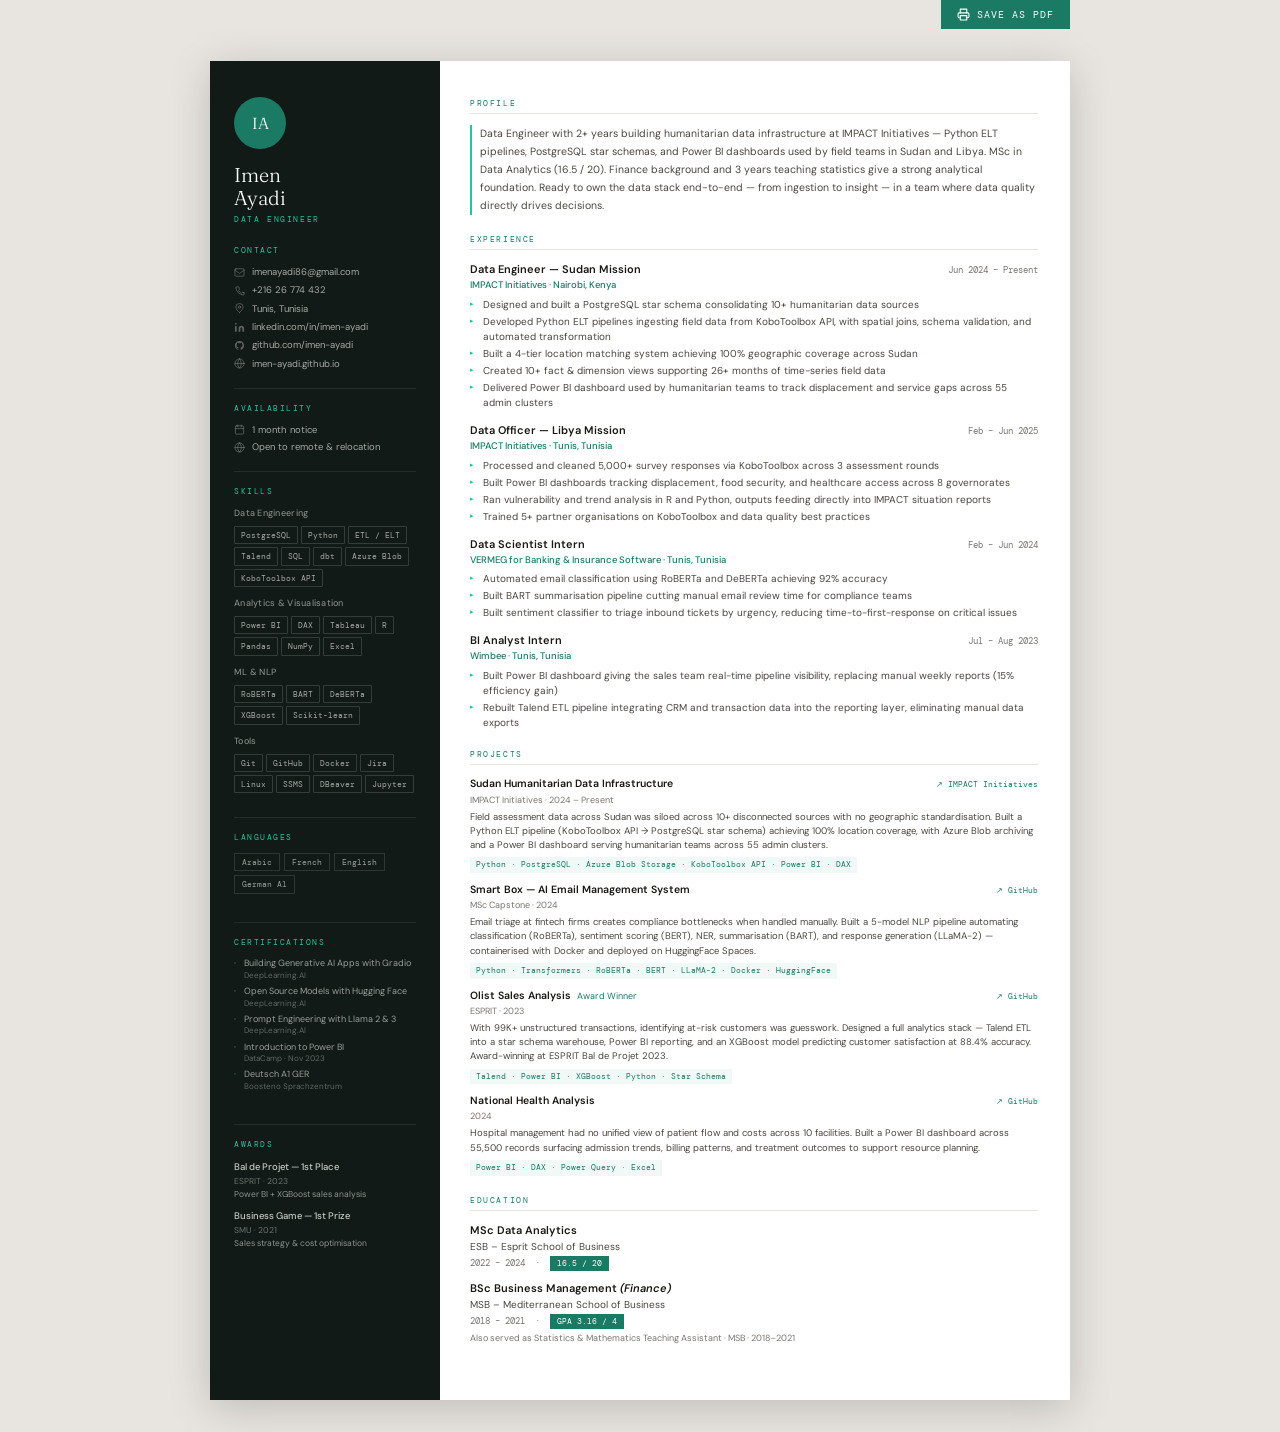
<file: assets/cv.html>
<!DOCTYPE html>
<html lang="en">
<head>
<meta charset="UTF-8">
<meta name="viewport" content="width=device-width,initial-scale=1">
<title>Imen Ayadi — CV</title>
<style>
@import url('https://fonts.googleapis.com/css2?family=Fraunces:ital,wght@0,300;0,400;1,300&family=DM+Mono:wght@300;400&family=DM+Sans:wght@300;400;500&display=swap');

* { margin: 0; padding: 0; box-sizing: border-box; }

:root {
  --dark:   #111a17;
  --dark2:  #1b2b25;
  --teal:   #25c49a;
  --teal2:  #1a7a64;
  --ink:    #1a1814;
  --ink2:   #4a4640;
  --ink3:   #7a7570;
  --border: #e0ddd8;
  --bg:     #faf9f6;
  --sidebar-w: 230px;
}

body {
  font-family: 'DM Sans', sans-serif;
  font-size: 11px;
  color: var(--ink);
  background: #e8e5e0;
  line-height: 1.55;
  -webkit-print-color-adjust: exact;
  print-color-adjust: exact;
}

@media print {
  /* A4 page setup — suppresses browser header/footer chrome */
  @page { size: A4; margin: 12mm 16mm 12mm 16mm; }

  /* Reset animations & screen-only decoration */
  * { animation: none !important; transition: none !important; opacity: 1 !important; transform: none !important; }
  a[href]::after { content: none !important; }

  /* Page container */
  body { background: white; font-size: 9.5px; }
  .page { width: 100%; min-height: auto; box-shadow: none; display: flex; flex-direction: row; }

  /* Force background colors on sidebar & accents */
  .sidebar {
    print-color-adjust: exact;
    -webkit-print-color-adjust: exact;
    background: var(--dark) !important;
    padding: 22px 16px !important;
  }
  .monogram {
    print-color-adjust: exact;
    -webkit-print-color-adjust: exact;
    background: var(--teal2) !important;
  }
  .sb-tag {
    print-color-adjust: exact;
    -webkit-print-color-adjust: exact;
    border-color: rgba(255,255,255,0.15) !important;
    color: rgba(247,245,240,0.65) !important;
    font-size: 7.5px !important;
  }
  .sb-label {
    print-color-adjust: exact;
    -webkit-print-color-adjust: exact;
    color: var(--teal) !important;
    font-size: 7px !important;
  }
  .section-label {
    print-color-adjust: exact;
    -webkit-print-color-adjust: exact;
    color: var(--teal2) !important;
    font-size: 7.5px !important;
  }
  .edu-grade {
    print-color-adjust: exact;
    -webkit-print-color-adjust: exact;
    background: var(--teal2) !important;
    color: #fff !important;
  }
  .proj-tags {
    print-color-adjust: exact;
    -webkit-print-color-adjust: exact;
    background: #f0f9f6 !important;
    color: var(--teal2) !important;
  }

  /* Font size scale-down */
  .sb-name { font-size: 17px !important; }
  .exp-bullets li { font-size: 9px !important; }

  /* Spacing reduction */
  .section { margin-bottom: 11px !important; }
  .exp-entry { margin-bottom: 8px !important; }
  .proj-entry { margin-bottom: 7px !important; }

  /* Restore profile accent border (overrides animation block) */
  .profile-text {
    border-left: 2px solid var(--teal) !important;
    background-image: none !important;
    padding-left: 10px !important;
    print-color-adjust: exact;
    -webkit-print-color-adjust: exact;
  }

  /* Prevent awkward page breaks inside entries */
  .exp-entry, .proj-entry, .edu-entry, .section { break-inside: avoid; }

  /* Link color */
  a { color: inherit; text-decoration: none; }
}

/* ── PAGE ─────────────────────────── */
.page {
  display: flex;
  flex-direction: row;
  width: 860px;
  min-height: 1100px;
  margin: 32px auto;
  box-shadow: 0 8px 40px rgba(0,0,0,0.18);
}

/* ── SIDEBAR ─────────────────────── */
.sidebar {
  width: var(--sidebar-w);
  flex-shrink: 0;
  background: var(--dark);
  padding: 36px 24px 36px;
  display: flex;
  flex-direction: column;
  gap: 0;
  color: rgba(247,245,240,0.85);
}

/* monogram */
.monogram {
  width: 52px; height: 52px;
  border-radius: 50%;
  background: var(--teal2);
  display: flex; align-items: center; justify-content: center;
  font-family: 'Fraunces', serif;
  font-size: 16px; font-weight: 300;
  color: #fff;
  margin-bottom: 14px;
}

.sb-name {
  font-family: 'Fraunces', serif;
  font-size: 20px; font-weight: 300;
  color: #fff; line-height: 1.15;
  margin-bottom: 4px;
}
.sb-title {
  font-family: 'DM Mono', monospace;
  font-size: 8px; letter-spacing: 0.2em;
  text-transform: uppercase;
  color: var(--teal);
  margin-bottom: 20px;
}

.sb-divider {
  height: 1px;
  background: rgba(255,255,255,0.08);
  margin: 14px 0;
}

/* sidebar section label */
.sb-label {
  font-family: 'DM Mono', monospace;
  font-size: 7.5px; letter-spacing: 0.2em;
  text-transform: uppercase;
  color: var(--teal);
  margin-bottom: 9px;
}

/* contact items */
.sb-contact { display: flex; flex-direction: column; gap: 6px; margin-bottom: 4px; }
.sb-contact-item {
  display: flex; align-items: center; gap: 7px;
  font-size: 9.5px; color: rgba(247,245,240,0.65);
  text-decoration: none; line-height: 1.3;
  word-break: break-all;
}
.sb-contact-item svg { flex-shrink: 0; opacity: 0.5; }
.sb-contact-item:hover { color: var(--teal); }

/* skill groups */
.sb-skill-group { margin-bottom: 10px; }
.sb-skill-group-label {
  font-size: 9px; font-weight: 500;
  color: rgba(247,245,240,0.5);
  margin-bottom: 5px;
  letter-spacing: 0.03em;
}
.sb-tags { display: flex; flex-wrap: wrap; gap: 3px; }
.sb-tag {
  font-family: 'DM Mono', monospace;
  font-size: 8px;
  padding: 2px 6px;
  border: 1px solid rgba(255,255,255,0.15);
  color: rgba(247,245,240,0.65);
  border-radius: 1px;
}

/* languages */
.sb-lang-row { display: flex; flex-wrap: wrap; gap: 4px; }
.sb-lang {
  font-family: 'DM Mono', monospace;
  font-size: 8px; padding: 2px 7px;
  border: 1px solid rgba(255,255,255,0.12);
  color: rgba(247,245,240,0.6);
}
.sb-lang.native { border-color: rgba(37,196,154,0.5); color: var(--teal); }

/* certs */
.sb-cert-item {
  font-size: 9px; color: rgba(247,245,240,0.6);
  padding-left: 10px; position: relative;
  margin-bottom: 4px; line-height: 1.4;
}
.sb-cert-item::before { content: '·'; position: absolute; left: 0; color: var(--teal); }
.sb-cert-issuer { font-size: 8px; color: rgba(247,245,240,0.35); }

/* awards */
.sb-award { margin-bottom: 8px; }
.sb-award-name { font-size: 9.5px; font-weight: 500; color: rgba(247,245,240,0.8); }
.sb-award-org { font-size: 8.5px; color: rgba(247,245,240,0.4); }
.sb-award-desc { font-size: 8.5px; color: rgba(247,245,240,0.55); }

/* ── MAIN ─────────────────────────── */
.main {
  flex: 1;
  background: #fff;
  padding: 36px 32px 36px 30px;
  overflow: hidden;
}

/* ── PRINT BUTTON ────────────────── */
.cv-toolbar {
  display: flex;
  justify-content: flex-end;
  width: 860px;
  margin: 0 auto 10px;
}
.cv-print-btn {
  display: inline-flex;
  align-items: center;
  gap: 7px;
  font-family: 'DM Mono', monospace;
  font-size: 10px;
  letter-spacing: 0.1em;
  text-transform: uppercase;
  color: #fff;
  background: var(--teal2);
  border: none;
  padding: 8px 16px;
  cursor: pointer;
  transition: background 0.2s, opacity 0.2s;
  text-decoration: none;
}
.cv-print-btn:hover { background: #15604e; }
@media print { .cv-toolbar { display: none; } }

/* section */
.section { margin-bottom: 18px; }
.section-label {
  font-family: 'DM Mono', monospace;
  font-size: 8px; letter-spacing: 0.2em;
  text-transform: uppercase;
  color: var(--teal2);
  border-bottom: 1px solid #e8e5e0;
  padding-bottom: 4px;
  margin-bottom: 11px;
}

/* profile */
.profile-text {
  font-size: 10.5px; color: var(--ink2);
  line-height: 1.7;
  border-left: 2px solid var(--teal);
  padding-left: 10px;
}

/* experience */
.exp-entry { margin-bottom: 12px; }
.exp-top { display: flex; justify-content: space-between; align-items: baseline; gap: 6px; }
.exp-role { font-weight: 600; font-size: 11px; color: var(--ink); }
.exp-date { font-family: 'DM Mono', monospace; font-size: 8.5px; color: var(--ink3); white-space: nowrap; flex-shrink: 0; }
.exp-org { font-size: 9.5px; color: var(--teal2); font-weight: 500; margin-bottom: 4px; }
.exp-bullets { list-style: none; }
.exp-bullets li {
  font-size: 10px; color: var(--ink2);
  padding-left: 13px; position: relative;
  margin-bottom: 2px; line-height: 1.5;
}
.exp-bullets li::before { content: '▸'; position: absolute; left: 0; color: var(--teal); font-size: 7px; top: 2px; }

/* projects */
.proj-entry { margin-bottom: 9px; }
.proj-top { display: flex; align-items: baseline; justify-content: space-between; gap: 8px; }
.proj-title { font-weight: 600; font-size: 10.5px; color: var(--ink); }
.proj-link {
  font-family: 'DM Mono', monospace;
  font-size: 8px; color: var(--teal2);
  text-decoration: none; white-space: nowrap; flex-shrink: 0;
}
.proj-link:hover { text-decoration: underline; }
.proj-meta { font-size: 9px; color: var(--ink3); margin-bottom: 2px; }
.proj-desc { font-size: 9.5px; color: var(--ink2); line-height: 1.5; margin-bottom: 3px; }
.proj-tags {
  font-family: 'DM Mono', monospace;
  font-size: 7.5px; color: var(--teal2);
  background: #f0f9f6; padding: 2px 6px;
  display: inline-block;
}

/* education */
.edu-entry { margin-bottom: 9px; }
.edu-degree { font-weight: 600; font-size: 11px; color: var(--ink); }
.edu-school { font-size: 10px; color: var(--ink2); }
.edu-year { font-family: 'DM Mono', monospace; font-size: 8.5px; color: var(--ink3); }
.edu-grade {
  display: inline-block;
  font-family: 'DM Mono', monospace;
  font-size: 8px; padding: 1px 7px;
  background: var(--teal2); color: #fff;
  margin-top: 2px;
}

/* ── ANIMATIONS ──────────────────────────────────────────── */
@media (prefers-reduced-motion: no-preference) {

  /* Keyframes */
  @keyframes slideInLeft {
    from { transform: translateX(-30px); opacity: 0; }
    to   { transform: none; opacity: 1; }
  }
  @keyframes fadeInRight {
    from { transform: translateX(20px); opacity: 0; }
    to   { transform: none; opacity: 1; }
  }
  @keyframes fadeUp {
    from { transform: translateY(10px); opacity: 0; }
    to   { transform: none; opacity: 1; }
  }
  @keyframes popIn {
    from { transform: scale(0.7); opacity: 0; }
    to   { transform: scale(1);   opacity: 1; }
  }
  @keyframes drawLine {
    from { background-size: 2px 0%; }
    to   { background-size: 2px 100%; }
  }

  /* Page load — sidebar from left, main from right */
  .sidebar { animation: slideInLeft 0.55s cubic-bezier(0.22,1,0.36,1) both; }
  .main    { animation: fadeInRight 0.55s cubic-bezier(0.22,1,0.36,1) 0.1s both; }

  /* Section reveals — staggered fade-up */
  .section { opacity: 0; animation: fadeUp 0.45s ease both; }
  .section:nth-child(1) { animation-delay: 0.25s; }
  .section:nth-child(2) { animation-delay: 0.40s; }
  .section:nth-child(3) { animation-delay: 0.55s; }
  .section:nth-child(4) { animation-delay: 0.70s; }

  /* Experience entries — section-label is nth-child(1), entries start at 2 */
  .exp-entry { opacity: 0; animation: fadeUp 0.35s ease both; }
  .exp-entry:nth-child(2) { animation-delay: 0.50s; }
  .exp-entry:nth-child(3) { animation-delay: 0.65s; }
  .exp-entry:nth-child(4) { animation-delay: 0.80s; }
  .exp-entry:nth-child(5) { animation-delay: 0.95s; }

  /* Project entries */
  .proj-entry { opacity: 0; animation: fadeUp 0.35s ease both; }
  .proj-entry:nth-child(2) { animation-delay: 0.65s; }
  .proj-entry:nth-child(3) { animation-delay: 0.80s; }
  .proj-entry:nth-child(4) { animation-delay: 0.95s; }
  .proj-entry:nth-child(5) { animation-delay: 1.10s; }

  /* Skill tags — pop in staggered */
  .sb-tag { opacity: 0; animation: popIn 0.2s ease both; }
  .sb-tags .sb-tag:nth-child(1) { animation-delay: 0.45s; }
  .sb-tags .sb-tag:nth-child(2) { animation-delay: 0.52s; }
  .sb-tags .sb-tag:nth-child(3) { animation-delay: 0.59s; }
  .sb-tags .sb-tag:nth-child(4) { animation-delay: 0.66s; }
  .sb-tags .sb-tag:nth-child(5) { animation-delay: 0.73s; }
  .sb-tags .sb-tag:nth-child(6) { animation-delay: 0.80s; }
  .sb-tags .sb-tag:nth-child(7) { animation-delay: 0.87s; }
  .sb-tags .sb-tag:nth-child(8) { animation-delay: 0.94s; }

  /* Profile accent line — draws itself downward */
  .profile-text {
    border-left: none;
    background-image: linear-gradient(var(--teal), var(--teal));
    background-repeat: no-repeat;
    background-position: left top;
    background-size: 2px 0%;
    animation: drawLine 0.8s 0.35s ease forwards;
  }

  /* Hover: skill & language tags — soft teal glow */
  .sb-tag, .sb-lang {
    transition: border-color 0.2s, color 0.2s, box-shadow 0.2s;
  }
  .sb-tag:hover, .sb-lang:hover {
    border-color: rgba(37,196,154,0.7);
    color: var(--teal);
    box-shadow: 0 0 8px rgba(37,196,154,0.18);
  }

  /* Hover: experience bullets — slight left-indent */
  .exp-bullets li { transition: padding-left 0.18s ease; }
  .exp-bullets li:hover { padding-left: 18px; }

  /* Hover: project title — underline draws in */
  .proj-title {
    background-image: linear-gradient(var(--ink), var(--ink));
    background-repeat: no-repeat;
    background-position: left bottom;
    background-size: 0% 1px;
    transition: background-size 0.25s ease;
    padding-bottom: 1px;
  }
  .proj-entry:hover .proj-title { background-size: 100% 1px; }

}
</style>
</head>
<body>

<div class="cv-toolbar">
  <button class="cv-print-btn" onclick="window.print()">
    <svg width="13" height="13" viewBox="0 0 24 24" fill="none" stroke="currentColor" stroke-width="2" stroke-linecap="round" stroke-linejoin="round">
      <polyline points="6 9 6 2 18 2 18 9"/><path d="M6 18H4a2 2 0 0 1-2-2v-5a2 2 0 0 1 2-2h16a2 2 0 0 1 2 2v5a2 2 0 0 1-2 2h-2"/><rect x="6" y="14" width="12" height="8"/>
    </svg>
    Save as PDF
  </button>
</div>

<div class="page">

  <!-- ── SIDEBAR ── -->
  <div class="sidebar">

    <div class="monogram">IA</div>
    <div class="sb-name">Imen<br>Ayadi</div>
    <div class="sb-title">Data Engineer</div>

    <div class="sb-label">Contact</div>
    <div class="sb-contact">
      <a class="sb-contact-item" href="mailto:imenayadi86@gmail.com">
        <svg width="11" height="11" viewBox="0 0 24 24" fill="none" stroke="currentColor" stroke-width="1.8" stroke-linecap="round" stroke-linejoin="round"><rect x="2" y="4" width="20" height="16" rx="2"/><path d="M2 7l10 7 10-7"/></svg>
        imenayadi86@gmail.com
      </a>
      <a class="sb-contact-item" href="tel:+21626774432">
        <svg width="11" height="11" viewBox="0 0 24 24" fill="none" stroke="currentColor" stroke-width="1.8" stroke-linecap="round" stroke-linejoin="round"><path d="M22 16.92v3a2 2 0 0 1-2.18 2A19.79 19.79 0 0 1 4.06 6.18 2 2 0 0 1 6.07 4h3a2 2 0 0 1 2 1.72c.127.96.361 1.903.7 2.81a2 2 0 0 1-.45 2.11L10 11.91a16 16 0 0 0 6.07 6.07l1.27-1.27a2 2 0 0 1 2.11-.45c.907.339 1.85.573 2.81.7A2 2 0 0 1 22 16.92z"/></svg>
        +216 26 774 432
      </a>
      <span class="sb-contact-item">
        <svg width="11" height="11" viewBox="0 0 24 24" fill="none" stroke="currentColor" stroke-width="1.8" stroke-linecap="round" stroke-linejoin="round"><path d="M12 21s-8-6.686-8-12a8 8 0 1 1 16 0c0 5.314-8 12-8 12z"/><circle cx="12" cy="9" r="2.5"/></svg>
        Tunis, Tunisia
      </span>
      <a class="sb-contact-item" href="https://www.linkedin.com/in/imen-ayadi-29255617a/" target="_blank">
        <svg width="11" height="11" viewBox="0 0 24 24" fill="currentColor"><path d="M16 8a6 6 0 0 1 6 6v7h-4v-7a2 2 0 0 0-2-2 2 2 0 0 0-2 2v7h-4v-7a6 6 0 0 1 6-6z"/><rect x="2" y="9" width="4" height="12"/><circle cx="4" cy="4" r="2"/></svg>
        linkedin.com/in/imen-ayadi
      </a>
      <a class="sb-contact-item" href="https://github.com/imen-ayadi" target="_blank">
        <svg width="11" height="11" viewBox="0 0 24 24" fill="currentColor"><path d="M12 2C6.477 2 2 6.477 2 12c0 4.418 2.865 8.166 6.839 9.489.5.092.682-.217.682-.482 0-.237-.009-.868-.013-1.703-2.782.604-3.369-1.342-3.369-1.342-.454-1.154-1.11-1.462-1.11-1.462-.908-.62.069-.608.069-.608 1.003.07 1.531 1.03 1.531 1.03.892 1.529 2.341 1.087 2.91.832.092-.647.35-1.088.636-1.338-2.22-.253-4.555-1.11-4.555-4.943 0-1.091.39-1.984 1.029-2.683-.103-.253-.446-1.27.098-2.647 0 0 .84-.269 2.75 1.025A9.564 9.564 0 0 1 12 6.844a9.59 9.59 0 0 1 2.504.337c1.909-1.294 2.747-1.025 2.747-1.025.546 1.377.202 2.394.1 2.647.64.699 1.028 1.592 1.028 2.683 0 3.842-2.339 4.687-4.566 4.935.359.309.678.919.678 1.852 0 1.336-.012 2.415-.012 2.743 0 .267.18.578.688.48C19.138 20.163 22 16.418 22 12c0-5.523-4.477-10-10-10z"/></svg>
        github.com/imen-ayadi
      </a>
      <a class="sb-contact-item" href="https://imen-ayadi.github.io" target="_blank">
        <svg width="11" height="11" viewBox="0 0 24 24" fill="none" stroke="currentColor" stroke-width="1.8" stroke-linecap="round" stroke-linejoin="round"><circle cx="12" cy="12" r="10"/><line x1="2" y1="12" x2="22" y2="12"/><path d="M12 2a15.3 15.3 0 0 1 4 10 15.3 15.3 0 0 1-4 10 15.3 15.3 0 0 1-4-10 15.3 15.3 0 0 1 4-10z"/></svg>
        imen-ayadi.github.io
      </a>
    </div>

    <div class="sb-divider"></div>
    <div class="sb-label">Availability</div>
    <div style="display:flex;flex-direction:column;gap:5px;margin-bottom:4px;">
      <span class="sb-contact-item" style="word-break:normal;">
        <svg width="11" height="11" viewBox="0 0 24 24" fill="none" stroke="currentColor" stroke-width="1.8" stroke-linecap="round" stroke-linejoin="round"><rect x="3" y="4" width="18" height="18" rx="2"/><line x1="16" y1="2" x2="16" y2="6"/><line x1="8" y1="2" x2="8" y2="6"/><line x1="3" y1="10" x2="21" y2="10"/></svg>
        1 month notice
      </span>
      <span class="sb-contact-item" style="word-break:normal;">
        <svg width="11" height="11" viewBox="0 0 24 24" fill="none" stroke="currentColor" stroke-width="1.8" stroke-linecap="round" stroke-linejoin="round"><circle cx="12" cy="12" r="10"/><line x1="2" y1="12" x2="22" y2="12"/><path d="M12 2a15.3 15.3 0 0 1 4 10 15.3 15.3 0 0 1-4 10 15.3 15.3 0 0 1-4-10 15.3 15.3 0 0 1 4-10z"/></svg>
        Open to remote &amp; relocation
      </span>
    </div>

    <div class="sb-divider"></div>
    <div class="sb-label">Skills</div>

    <div class="sb-skill-group">
      <div class="sb-skill-group-label">Data Engineering</div>
      <div class="sb-tags">
        <span class="sb-tag">PostgreSQL</span>
        <span class="sb-tag">Python</span>
        <span class="sb-tag">ETL / ELT</span>
        <span class="sb-tag">Talend</span>
        <span class="sb-tag">SQL</span>
        <span class="sb-tag">dbt</span>
        <span class="sb-tag">Azure Blob</span>
        <span class="sb-tag">KoboToolbox API</span>
      </div>
    </div>

    <div class="sb-skill-group">
      <div class="sb-skill-group-label">Analytics &amp; Visualisation</div>
      <div class="sb-tags">
        <span class="sb-tag">Power BI</span>
        <span class="sb-tag">DAX</span>
        <span class="sb-tag">Tableau</span>
        <span class="sb-tag">R</span>
        <span class="sb-tag">Pandas</span>
        <span class="sb-tag">NumPy</span>
        <span class="sb-tag">Excel</span>
      </div>
    </div>

    <div class="sb-skill-group">
      <div class="sb-skill-group-label">ML &amp; NLP</div>
      <div class="sb-tags">
        <span class="sb-tag">RoBERTa</span>
        <span class="sb-tag">BART</span>
        <span class="sb-tag">DeBERTa</span>
        <span class="sb-tag">XGBoost</span>
        <span class="sb-tag">Scikit-learn</span>
      </div>
    </div>

    <div class="sb-skill-group">
      <div class="sb-skill-group-label">Tools</div>
      <div class="sb-tags">
        <span class="sb-tag">Git</span>
        <span class="sb-tag">GitHub</span>
        <span class="sb-tag">Docker</span>
        <span class="sb-tag">Jira</span>
        <span class="sb-tag">Linux</span>
        <span class="sb-tag">SSMS</span>
        <span class="sb-tag">DBeaver</span>
        <span class="sb-tag">Jupyter</span>
      </div>
    </div>

    <div class="sb-divider"></div>
    <div class="sb-label">Languages</div>
    <div class="sb-lang-row" style="margin-bottom:14px;">
      <span class="sb-lang">Arabic</span>
      <span class="sb-lang">French</span>
      <span class="sb-lang">English</span>
      <span class="sb-lang">German A1</span>
    </div>

    <div class="sb-divider"></div>
    <div class="sb-label">Certifications</div>
    <div style="margin-bottom:14px;">
      <div class="sb-cert-item">Building Generative AI Apps with Gradio<div class="sb-cert-issuer">DeepLearning.AI</div></div>
      <div class="sb-cert-item">Open Source Models with Hugging Face<div class="sb-cert-issuer">DeepLearning.AI</div></div>
      <div class="sb-cert-item">Prompt Engineering with Llama 2 &amp; 3<div class="sb-cert-issuer">DeepLearning.AI</div></div>
      <div class="sb-cert-item">Introduction to Power BI<div class="sb-cert-issuer">DataCamp · Nov 2023</div></div>
      <div class="sb-cert-item">Deutsch A1 GER<div class="sb-cert-issuer">Boosteno Sprachzentrum</div></div>
    </div>

    <div class="sb-divider"></div>
    <div class="sb-label">Awards</div>
    <div class="sb-award">
      <div class="sb-award-name">Bal de Projet — 1st Place</div>
      <div class="sb-award-org">ESPRIT · 2023</div>
      <div class="sb-award-desc">Power BI + XGBoost sales analysis</div>
    </div>
    <div class="sb-award">
      <div class="sb-award-name">Business Game — 1st Prize</div>
      <div class="sb-award-org">SMU · 2021</div>
      <div class="sb-award-desc">Sales strategy &amp; cost optimisation</div>
    </div>

  </div><!-- /sidebar -->

  <!-- ── MAIN ── -->
  <div class="main">

    <!-- PROFILE -->
    <div class="section">
      <div class="section-label">Profile</div>
      <p class="profile-text">Data Engineer with 2+ years building humanitarian data infrastructure at IMPACT Initiatives — Python ELT pipelines, PostgreSQL star schemas, and Power BI dashboards used by field teams in Sudan and Libya. MSc in Data Analytics (16.5 / 20). Finance background and 3 years teaching statistics give a strong analytical foundation. Ready to own the data stack end-to-end — from ingestion to insight — in a team where data quality directly drives decisions.</p>
    </div>

    <!-- EXPERIENCE -->
    <div class="section">
      <div class="section-label">Experience</div>

      <div class="exp-entry">
        <div class="exp-top">
          <div class="exp-role">Data Engineer — Sudan Mission</div>
          <div class="exp-date">Jun 2024 – Present</div>
        </div>
        <div class="exp-org">IMPACT Initiatives · Nairobi, Kenya</div>
        <ul class="exp-bullets">
          <li>Designed and built a PostgreSQL star schema consolidating 10+ humanitarian data sources</li>
          <li>Developed Python ELT pipelines ingesting field data from KoboToolbox API, with spatial joins, schema validation, and automated transformation</li>
          <li>Built a 4-tier location matching system achieving 100% geographic coverage across Sudan</li>
          <li>Created 10+ fact &amp; dimension views supporting 26+ months of time-series field data</li>
          <li>Delivered Power BI dashboard used by humanitarian teams to track displacement and service gaps across 55 admin clusters</li>
        </ul>
      </div>

      <div class="exp-entry">
        <div class="exp-top">
          <div class="exp-role">Data Officer — Libya Mission</div>
          <div class="exp-date">Feb – Jun 2025</div>
        </div>
        <div class="exp-org">IMPACT Initiatives · Tunis, Tunisia</div>
        <ul class="exp-bullets">
          <li>Processed and cleaned 5,000+ survey responses via KoboToolbox across 3 assessment rounds</li>
          <li>Built Power BI dashboards tracking displacement, food security, and healthcare access across 8 governorates</li>
          <li>Ran vulnerability and trend analysis in R and Python, outputs feeding directly into IMPACT situation reports</li>
          <li>Trained 5+ partner organisations on KoboToolbox and data quality best practices</li>
        </ul>
      </div>

      <div class="exp-entry">
        <div class="exp-top">
          <div class="exp-role">Data Scientist Intern</div>
          <div class="exp-date">Feb – Jun 2024</div>
        </div>
        <div class="exp-org">VERMEG for Banking &amp; Insurance Software · Tunis, Tunisia</div>
        <ul class="exp-bullets">
          <li>Automated email classification using RoBERTa and DeBERTa achieving 92% accuracy</li>
          <li>Built BART summarisation pipeline cutting manual email review time for compliance teams</li>
          <li>Built sentiment classifier to triage inbound tickets by urgency, reducing time-to-first-response on critical issues</li>
        </ul>
      </div>

      <div class="exp-entry">
        <div class="exp-top">
          <div class="exp-role">BI Analyst Intern</div>
          <div class="exp-date">Jul – Aug 2023</div>
        </div>
        <div class="exp-org">Wimbee · Tunis, Tunisia</div>
        <ul class="exp-bullets">
          <li>Built Power BI dashboard giving the sales team real-time pipeline visibility, replacing manual weekly reports (15% efficiency gain)</li>
          <li>Rebuilt Talend ETL pipeline integrating CRM and transaction data into the reporting layer, eliminating manual data exports</li>
        </ul>
      </div>

    </div>

    <!-- PROJECTS -->
    <div class="section">
      <div class="section-label">Projects</div>

      <div class="proj-entry">
        <div class="proj-top">
          <div class="proj-title">Sudan Humanitarian Data Infrastructure</div>
          <a class="proj-link" href="https://www.impact-initiatives.org" target="_blank">↗ IMPACT Initiatives</a>
        </div>
        <div class="proj-meta">IMPACT Initiatives · 2024 – Present</div>
        <div class="proj-desc">Field assessment data across Sudan was siloed across 10+ disconnected sources with no geographic standardisation. Built a Python ELT pipeline (KoboToolbox API → PostgreSQL star schema) achieving 100% location coverage, with Azure Blob archiving and a Power BI dashboard serving humanitarian teams across 55 admin clusters.</div>
        <div class="proj-tags">Python · PostgreSQL · Azure Blob Storage · KoboToolbox API · Power BI · DAX</div>
      </div>

      <div class="proj-entry">
        <div class="proj-top">
          <div class="proj-title">Smart Box — AI Email Management System</div>
          <a class="proj-link" href="https://github.com/imen-ayadi/Smart-Box" target="_blank">↗ GitHub</a>
        </div>
        <div class="proj-meta">MSc Capstone · 2024</div>
        <div class="proj-desc">Email triage at fintech firms creates compliance bottlenecks when handled manually. Built a 5-model NLP pipeline automating classification (RoBERTa), sentiment scoring (BERT), NER, summarisation (BART), and response generation (LLaMA-2) — containerised with Docker and deployed on HuggingFace Spaces.</div>
        <div class="proj-tags">Python · Transformers · RoBERTa · BERT · LLaMA-2 · Docker · HuggingFace</div>
      </div>

      <div class="proj-entry">
        <div class="proj-top">
          <div class="proj-title">Olist Sales Analysis &nbsp;<span style="color:var(--teal2);font-size:9px;font-weight:400;">Award Winner</span></div>
          <a class="proj-link" href="https://github.com/imen-ayadi/Olist" target="_blank">↗ GitHub</a>
        </div>
        <div class="proj-meta">ESPRIT · 2023</div>
        <div class="proj-desc">With 99K+ unstructured transactions, identifying at-risk customers was guesswork. Designed a full analytics stack — Talend ETL into a star schema warehouse, Power BI reporting, and an XGBoost model predicting customer satisfaction at 88.4% accuracy. Award-winning at ESPRIT Bal de Projet 2023.</div>
        <div class="proj-tags">Talend · Power BI · XGBoost · Python · Star Schema</div>
      </div>

      <div class="proj-entry">
        <div class="proj-top">
          <div class="proj-title">National Health Analysis</div>
          <a class="proj-link" href="https://github.com/imen-ayadi/-National-Health-Analysis-Power-BI-Dashboard" target="_blank">↗ GitHub</a>
        </div>
        <div class="proj-meta">2024</div>
        <div class="proj-desc">Hospital management had no unified view of patient flow and costs across 10 facilities. Built a Power BI dashboard across 55,500 records surfacing admission trends, billing patterns, and treatment outcomes to support resource planning.</div>
        <div class="proj-tags">Power BI · DAX · Power Query · Excel</div>
      </div>
    </div>

    <!-- EDUCATION -->
    <div class="section">
      <div class="section-label">Education</div>
      <div class="edu-entry">
        <div class="edu-degree">MSc Data Analytics</div>
        <div class="edu-school">ESB – Esprit School of Business</div>
        <div class="edu-year">2022 – 2024 &nbsp;·&nbsp; <span class="edu-grade">16.5 / 20</span></div>
      </div>
      <div class="edu-entry">
        <div class="edu-degree">BSc Business Management <em>(Finance)</em></div>
        <div class="edu-school">MSB – Mediterranean School of Business</div>
        <div class="edu-year">2018 – 2021 &nbsp;·&nbsp; <span class="edu-grade">GPA 3.16 / 4</span></div>
        <div style="font-size:9px;color:var(--ink3);margin-top:3px;">Also served as Statistics &amp; Mathematics Teaching Assistant · MSB · 2018–2021</div>
      </div>
    </div>

  </div><!-- /main -->

</div><!-- /page -->
</body>
</html>
</file>
